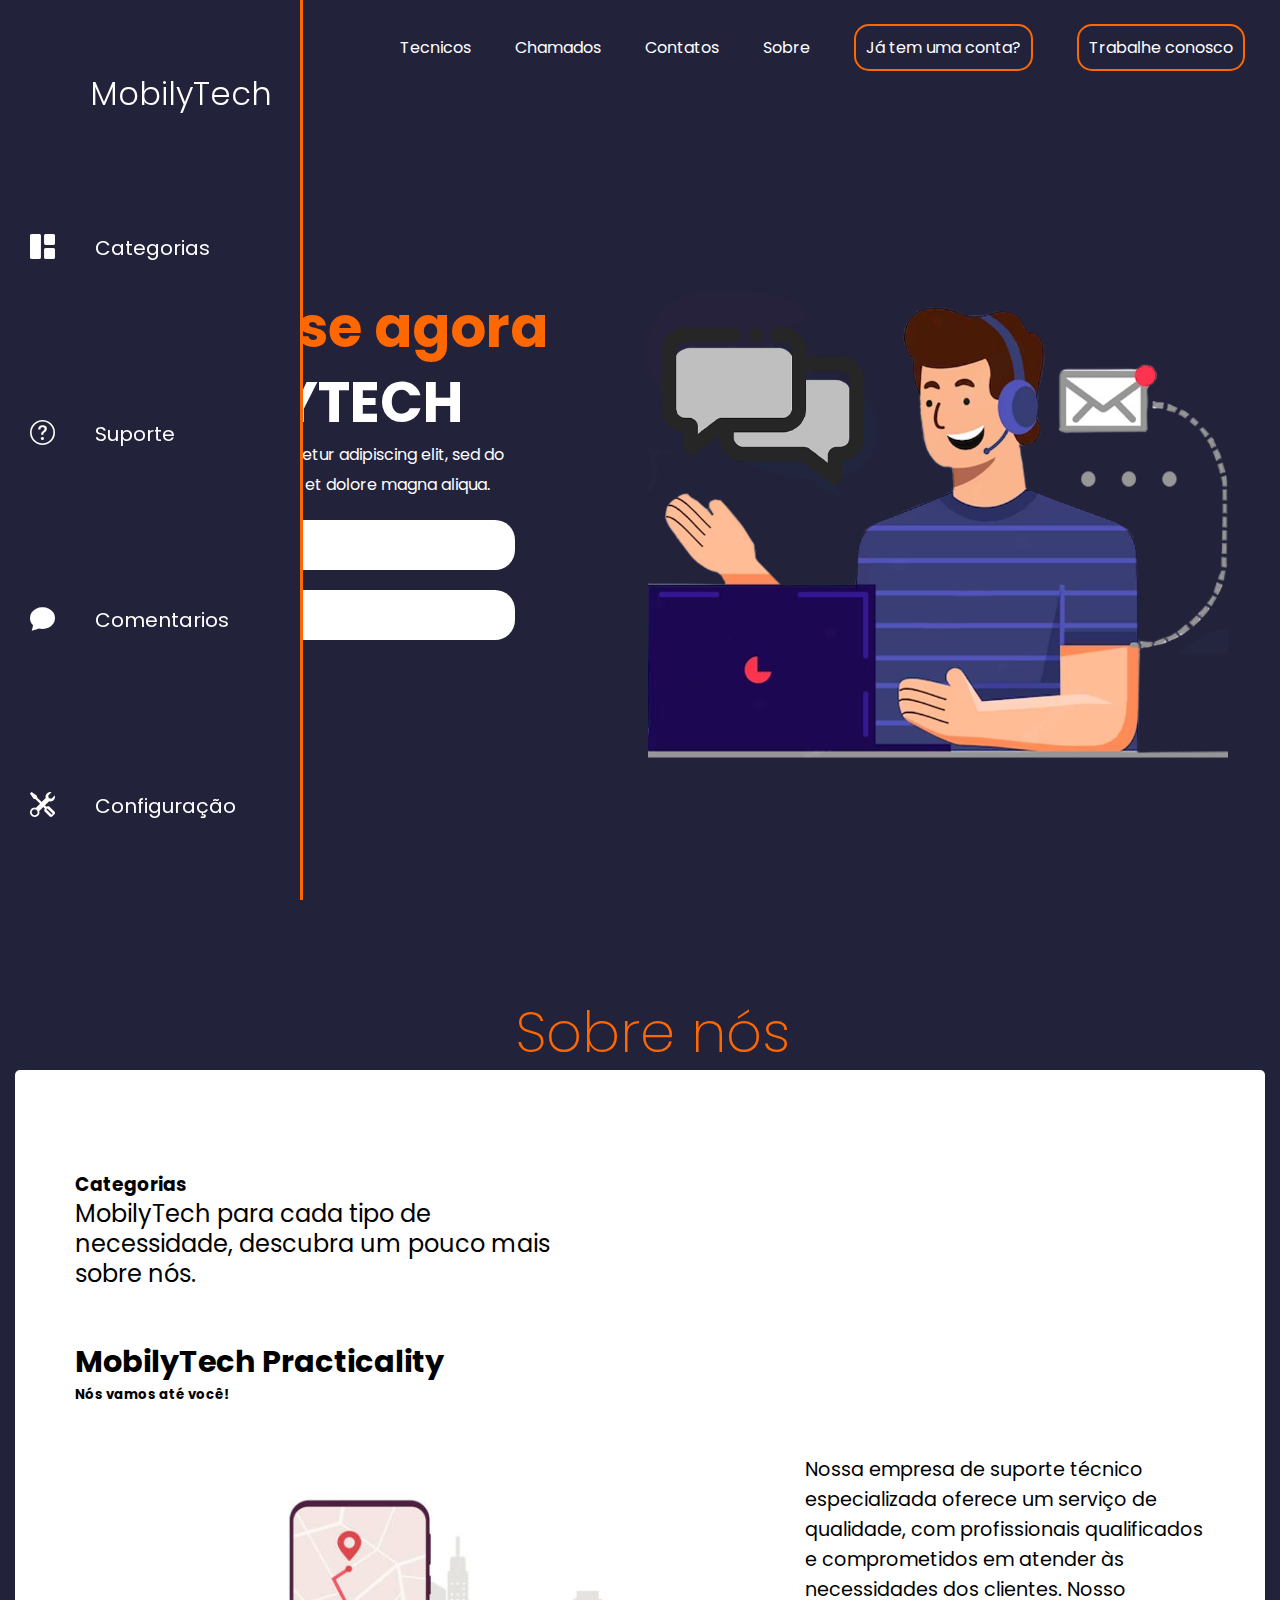
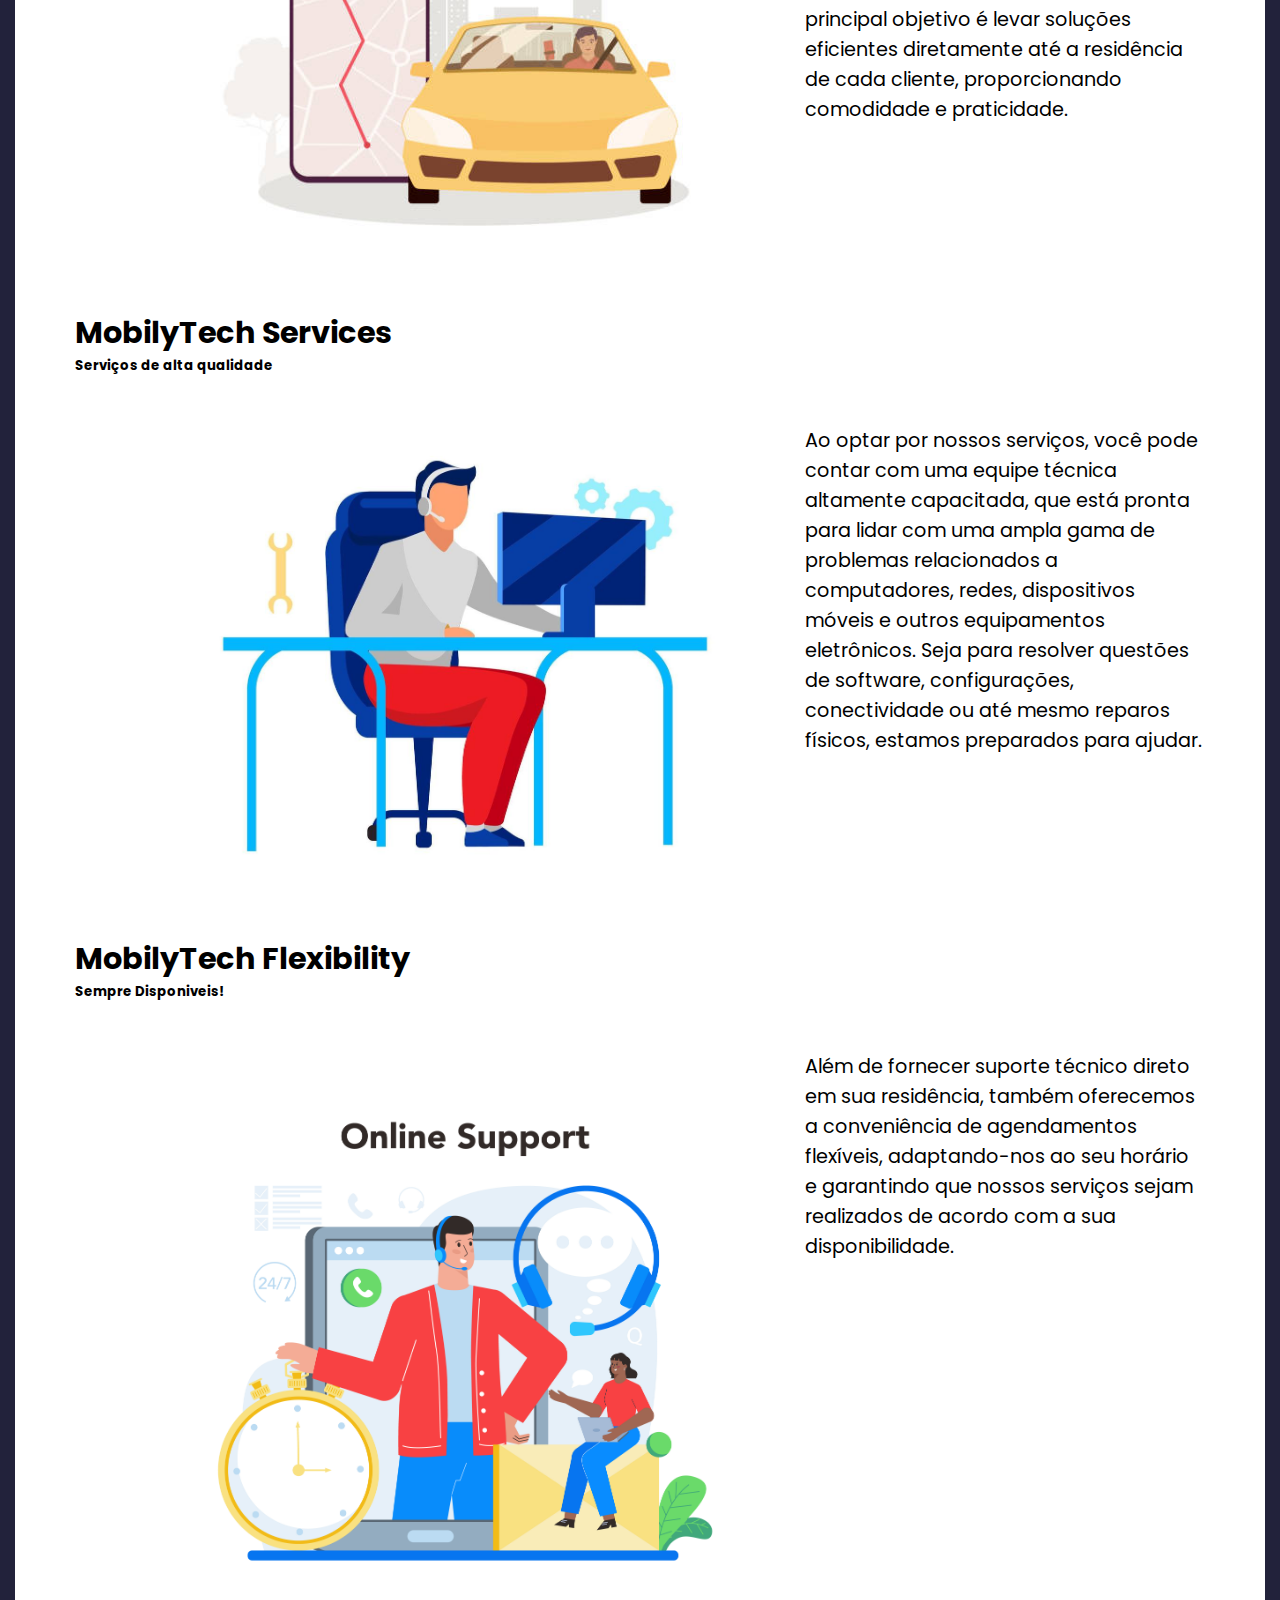
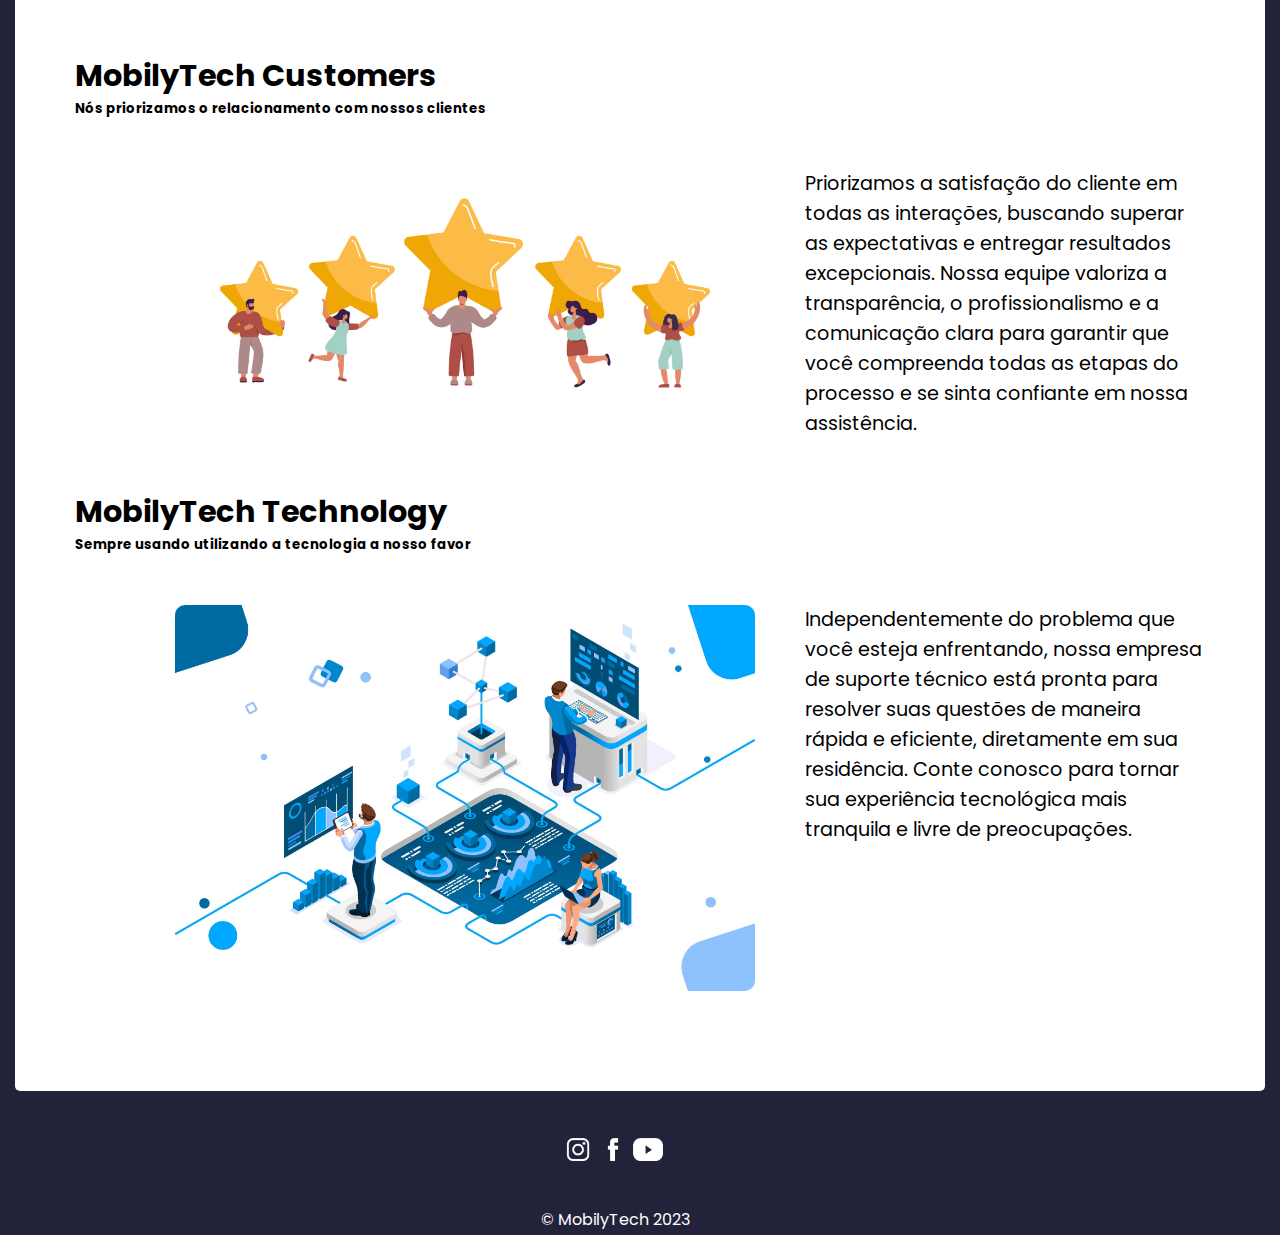
<file: Index.html>
<!DOCTYPE html>
<html lang="en">
<head>
    <meta charset="UTF-8">
    <meta http-equiv="X-UA-Compatible" content="IE=edge">
    <meta name="viewport" content="width=device-width, initial-scale=1.0">
    <link rel="stylesheet" href="https://cdn.jsdelivr.net/npm/bootstrap-icons@1.10.5/font/bootstrap-icons.css"> <!-- Icons -->
    <link rel="stylesheet" href="assets/css/Style.css"> <!-- Link css -->
    <title>MobilyTech</title>
</head>
<body>
    
    <nav class="menu-lateral"> <!-- Inicio menu lateral -->

        <div class="title-lateral">
            <h1>MobilyTech</h1>
        </div>

        <ul>
                <li class="item-menu">
                    <a href="Servicos.html">
                        <span class="icon"><i class="bi bi-grid-1x2-fill"></i></span>
                        <span class="txt-link">Categorias</span>
                    </a>
                </li>
        
    
        
                <li class="item-menu">
                     <a href="#">
                        <span class="icon"><i class="bi bi-question-circle"></i></span>
                        <span class="txt-link">Suporte</span>
                    </a>
                </li>
        
    
        
                <li class="item-menu">
                    <a href="#">
                        <span class="icon"><i class="bi bi-chat-fill"></i></span>
                        <span class="txt-link">Comentarios</span>
                    </a>
                </li>
        
    
        
                 <li class="item-menu">
                    <a href="#">
                        <span class="icon"><i class="bi bi-tools"></i></span>
                        <span class="txt-link">Configuração</span>
                    </a>
                </li>
        
            </ul>
       </nav> <!-- Fim menu lateral --> 

       
       <header> <!-- Inicio cabeçalho -->
        <div id="title">
            <h1>MobilyTech</h1>
        </div>

        <ul>
            <li><a href="#">Tecnicos</a></li>
            <li><a href="#">Chamados</a></li>
            <li><a href="#">Contatos</a></li>
            <li><a href="#h2sobre">Sobre</a></li>
            <li><a href="Conta.html" id="inscreva-se-button">Já tem uma conta?</a></li>
            <li><a href="cadastrar.html" id="inscreva-se-button">Trabalhe conosco</a></li>
        </ul>
   </header> <!-- Fim cabeçalho --> 

   <main> <!-- Inicio do corpo do site -->
        <aside>
            <h2><span>Inscreva-se agora</span></h2>
            <h2>Na MOBILYTECH</h2>
            <p>Lorem ipsum dolor sit amet, consectetur adipiscing elit, sed do eiusmod tempor incididunt ut labore et dolore magna aliqua.</p>
            <form>
                <input type="text" placeholder="Nome">
                <input type="email" placeholder="Email">
                <button class="cadastrar" type="submit"><a href="Cad-Cliente.html">Cadastrar ></a></button>
            </form>
        </aside>

        <article>
            <img src="assets/images/Tecnico/Personagem tela.png" alt="Tecnico">
        </article>
   </main> <!-- Fim do corpo do site -->


    <main class="sobre1"><!-- Inicio informações do site -->
        <h2 class="sobre">Sobre nós</h2>
        <aside>
            <div class="servicos_categorias bg_cinza">
            <div class="mesclar">
                <h3>Categorias</h3>
                <p>MobilyTech para cada tipo de necessidade, descubra um pouco mais sobre nós.</p>
            </div>

            <div class="mesclar">
                <h4>MobilyTech Practicality</h4>
                <h5>Nós vamos até você!</h5>
            </div>

            <img src="assets/images/Imagens-Sobre-Nós/carro.png" alt="Categorias">

            <div class="uber_x">
                <p>Nossa empresa de suporte técnico especializada oferece um serviço de qualidade, com profissionais qualificados e comprometidos em atender às necessidades dos clientes. Nosso principal objetivo é levar soluções eficientes diretamente até a residência de cada cliente, proporcionando comodidade e praticidade.</p>
            </div>
            
            <div class="mesclar">
                <h4>MobilyTech Services</h4>
                <h5>Serviços de alta qualidade</h5>
            </div>

            <img src="assets/images/Imagens-Sobre-Nós/suporte.jpg" alt="Uber Eats">

            <div class="uber_black">
                <p>Ao optar por nossos serviços, você pode contar com uma equipe técnica altamente capacitada, que está pronta para lidar com uma ampla gama de problemas relacionados a computadores, redes, dispositivos móveis e outros equipamentos eletrônicos. Seja para resolver questões de software, configurações, conectividade ou até mesmo reparos físicos, estamos preparados para ajudar.</p>
            </div>
            
            <div class="mesclar">
                <h4>MobilyTech Flexibility</h4>
                <h5>Sempre Disponiveis!</h5>
            </div>

            <img src="assets/images/Imagens-Sobre-Nós/suporte.tecnico.jpg">

            <div class="uber_comfort">
                <p>Além de fornecer suporte técnico direto em sua residência, também oferecemos a conveniência de agendamentos flexíveis, adaptando-nos ao seu horário e garantindo que nossos serviços sejam realizados de acordo com a sua disponibilidade.</p>
            </div>
            
            <div class="mesclar">
                <h4>MobilyTech Customers</h4>
                <h5>Nós priorizamos o relacionamento com nossos clientes</h5>
            </div>
            
            <img src="assets/images/Imagens-Sobre-Nós/clients.jpg">

            <div class="uber_juntos">
                <p>Priorizamos a satisfação do cliente em todas as interações, buscando superar as expectativas e entregar resultados excepcionais. Nossa equipe valoriza a transparência, o profissionalismo e a comunicação clara para garantir que você compreenda todas as etapas do processo e se sinta confiante em nossa assistência.</p>
            </div>
            
            <div class="mesclar">
                <h4>MobilyTech Technology</h4>
                <h5>Sempre usando utilizando a tecnologia a nosso favor</h5>
            </div>

            <img class="tec" src="assets/images/Imagens-Sobre-Nós/tecnologia.jpeg">

            <div class="uber_bag">
                <p>Independentemente do problema que você esteja enfrentando, nossa empresa de suporte técnico está pronta para resolver suas questões de maneira rápida e eficiente, diretamente em sua residência. Conte conosco para tornar sua experiência tecnológica mais tranquila e livre de preocupações.</p>
            </div>
        </div> <!-- Fim informações do site -->


   <footer> <!-- Inicio roda pé -->

    <p class="acompanhe">Acompanhe a MobilyTech nas Redes Sociais:</p>
    <div class="socials">
        <a href="https://instagram.com/nattagym?igshid=NTc4MTIwNjQ2YQ=="><img src="assets/images/Redes-Sociais/instagram.png" alt="instagram"></a>
        <a href=""><img src="assets/images/Redes-Sociais/facebook.png" alt="facebook"></a>
        <a href=""><img src="assets/images/Redes-Sociais/youtube .png" alt="youtube"></a>
    </div>

    <div class="wpp">
        <a href="https://api.whatsapp.com/send?phone=5511950345659&text=Ol%C3%A1,%20gostaria%20de%20obter%20suporte%20da%20MobilyTech!"
            target="_blanck"><img class="wpp" src="assets/images/Redes-Sociais/whatsapp.png"></a>

    </div>

    <p class="mobicons">©  MobilyTech 2023</p>

</footer> <!-- Fim roda pé -->


</body>
</html>
</file>
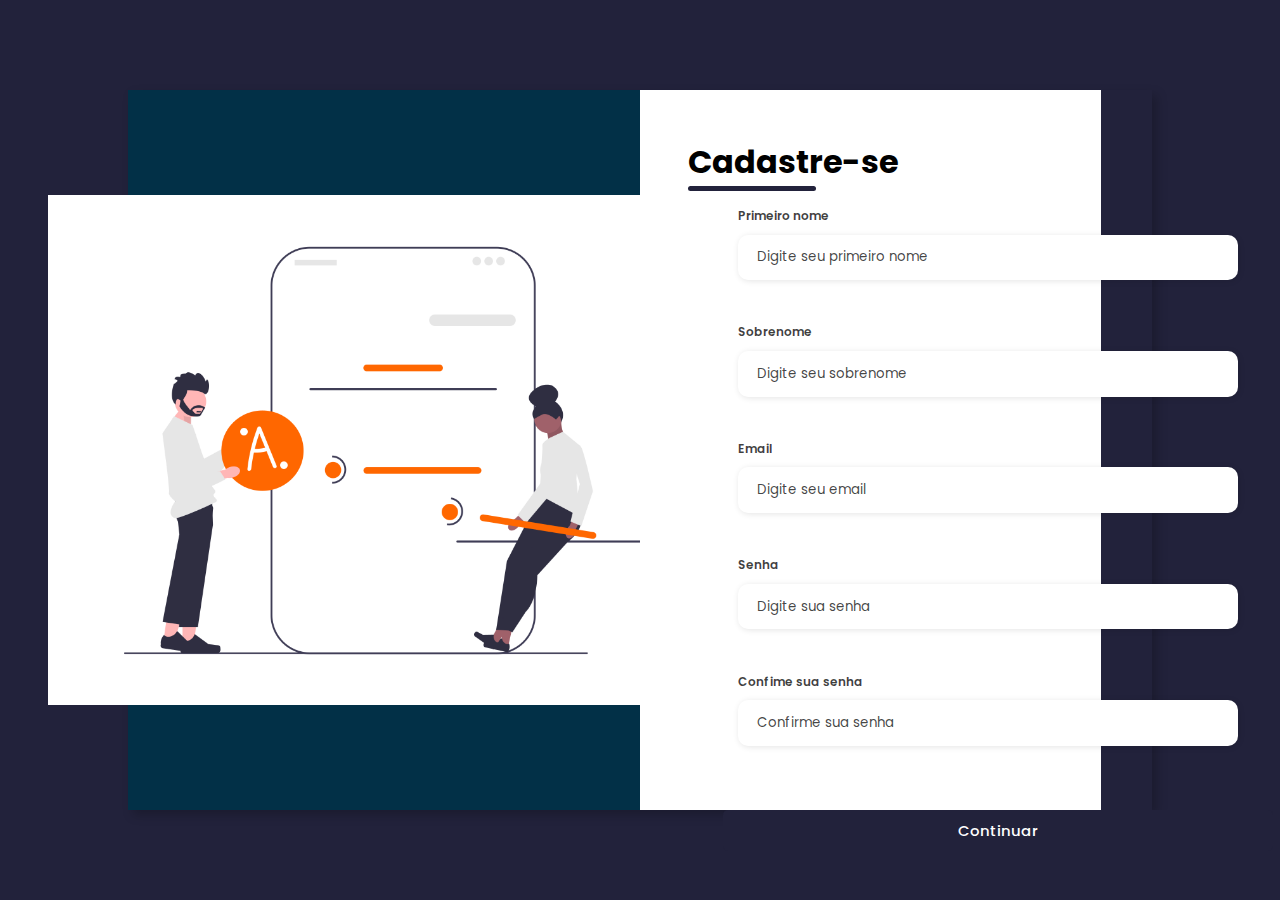
<file: Cad-Cliente.html>
<!DOCTYPE html>
<html lang="en">

<head>
    <meta charset="UTF-8">
    <meta http-equiv="X-UA-Compatible" content="IE=edge">
    <meta name="viewport" content="width=device-width, initial-scale=1.0">
    <link rel="stylesheet" href="https://cdn.jsdelivr.net/npm/bootstrap-icons@1.10.5/font/bootstrap-icons.css">
    <!-- Icons -->
    <link rel="stylesheet" href="assets/css/Cad-Cliente.css"> <!-- Link css -->
    <title>MobilyTech</title>
</head>

<body>

    <div class="container"> <!-- Inicio cadastro -->

        <div class="form-image">
            <img src="assets/images/Cad-Cliente/undraw_Content_team_re_6rlg.png" alt="imagem">
        </div>

        <div class="form">
            <form action="#">
                <div class="form-header">
                    <div class="title">
                        <h1>Cadastre-se</h1>
                    </div>
                    <div class="input-group">
                        <div class="input-box">
                            <label for="firstname">Primeiro nome</label>
                            <input type="text" name="firstname" id="firstname" placeholder="Digite seu primeiro nome">
                        </div>

                        <div class="input-group">
                            <div class="input-box">
                                <label for="lestname">Sobrenome</label>
                                <input type="text" name="lestname" id="lestname" placeholder="Digite seu sobrenome">
                            </div>

                            <div class="input-group">
                                <div class="input-box">
                                    <label for="email">Email</label>
                                    <input type="email" name="email" id="email" placeholder="Digite seu email">
                                </div>

                                <div class="input-group">
                                    <div class="input-box">
                                        <label for="password">Senha</label>
                                        <input type="password" name="password" id="password"
                                            placeholder="Digite sua senha">
                                    </div>

                                    <div class="input-group">
                                        <div class="input-box">
                                            <label for="confirm-password">Confime sua
                                                senha</label>
                                            <input type="password" name="confirm-password" id="confirm-password"
                                                placeholder="Confirme sua senha">
                                        </div>
                                    </div>
                                </div>
                                <div class="continue-button">
                                    <button type="submit"><a href="#">Continuar</a></button>
                                </div>
            </form>
        </div>
    </div>
    <form> <!-- Fim cadastro -->

</body>

</html>
</file>
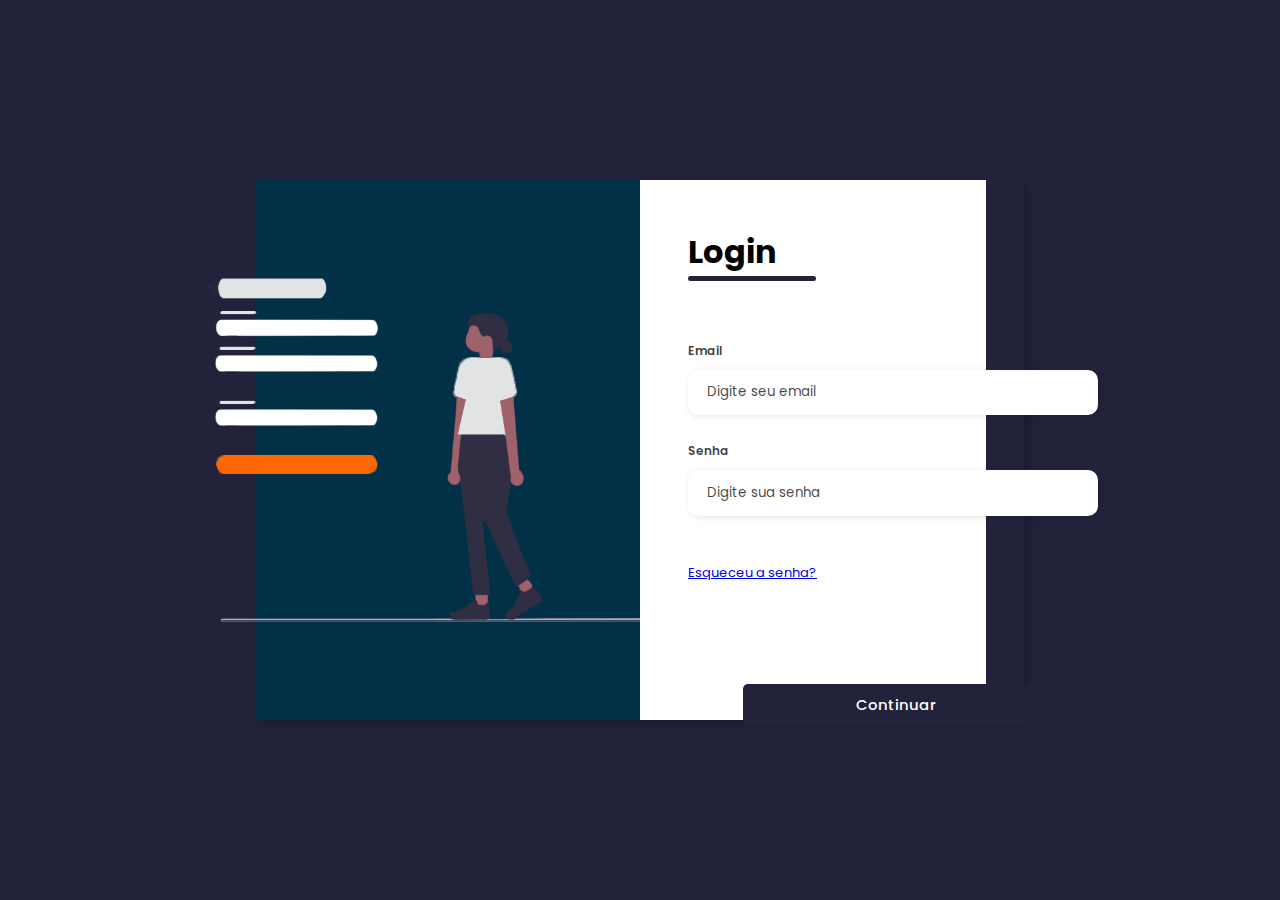
<file: Conta.html>
<!DOCTYPE html>
<html lang="en">
<head>
    <meta charset="UTF-8">
    <meta http-equiv="X-UA-Compatible" content="IE=edge">
    <meta name="viewport" content="width=device-width, initial-scale=1.0">
    <link rel="stylesheet" href="assets/css/Conta.css"> <!-- Link css -->
    <title>MobilyTech</title>
</head>
<body>
    
    <div class="container">
        <div class="form-image">
            <img src="assets/images/Login/Cortada.png" alt="login">
        </div>

        <div class="form">
        <form action="#">
            <div class="form-header">

               <div class="title">
                <h1>Login</h1>
               </div> 

               <div class="input-group">
                <div class="input-box">
                    <label for="email">Email</label>
                    <input type="email" nome="email" id="email" placeholder="Digite seu email">
                </div>

                <div class="input-box">
                    <label for="senha">Senha</label>
                    <input type="password" nome="senha" id="senha" placeholder="Digite sua senha">
                </div>
               </div>
            </div>

            <div class="link">
                <a href="#">Esqueceu a senha?</a>
            </div>

            <div class="continue-button">
                <button type="submit"><a href="Index.html">Continuar</a></button>
            </div>

        </form>
        </div>
    </div>

</body>
</html>
</file>
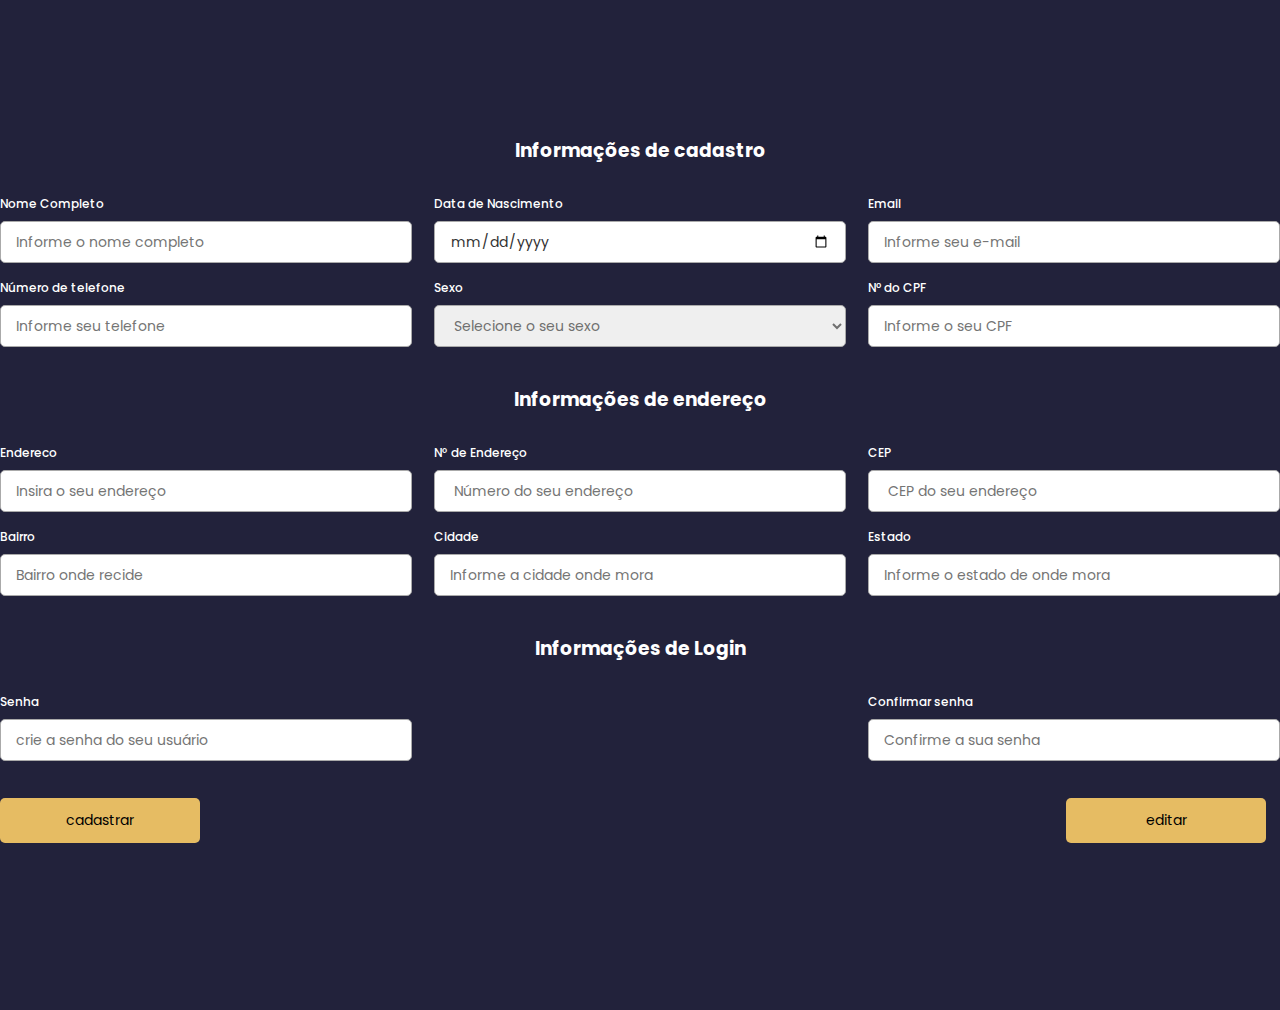
<file: formas.html>
<meta charset="UTF-8">
        <meta http-equiv="X-UA-Compatible" content="IE=edge">
        <meta name="viewport" content="width=device-width, initial-scale=1.0">
        <link rel="stylesheet"  href="https://unicons.iconscout.com/release/v4.0.8/css/line.css">
        <link rel="stylesheet" href="https://cdnjs.cloudflare.com/ajax/libs/font-awesome/6.4.0/css/all.min.css">
        <link rel="stylesheet" href="assets/css/cadastro1.css">
        <link rel="stylesheet" href="assets/css/cadastro2.css">
        
        
        
    </head>
    <body>
            <div class="container">
                <form action="cadastrar_action.php" method="post">
                    <div class="form first">
                        <div class="details personal">
                            <span class="title"><h3>Informações de cadastro</h3></span>
        
                            <div class="fields">
                                <div class="input-field">
                                    <label>Nome Completo</label>
                                    <input type="text" placeholder="Informe o nome completo" name="nome" >
                                </div>
        
                                <div class="input-field">
                                    <label>Data de Nascimento</label>
                                    <input type="date" placeholder="Insira a data de nascimento" name="data_de_nascimento">
                                </div>
        
                                <div class="input-field">
                                    <label>Email</label>
                                    <input type="email" placeholder="Informe seu e-mail" name="email" required>
                                </div>
        
                                <div class="input-field">
                                    <label>Número de telefone</label>
                                    <input type="tel" placeholder="Informe seu telefone" name="telefone">
                                </div>
        
                                <div class="input-field">
                                    <label>Sexo</label>
                                    <select name="sexo">
                                        <option>Selecione o seu sexo</option>
                                        <option>Masculino</option>
                                        <option>Feminino</option>
                                    </select>
                                </div>
        
                                <div class="input-field">
                                    <label>Nº do CPF</label>
                                    <input type="text" placeholder="Informe o seu CPF" name="cpf">
                                </div>
                            </div>
                        </div>
                        <div class="details ID">

                            <span class="title"><h3>Informações de endereço</h3></span>
                            
        
                            <div class="fields">
                                <div class="input-field">
                                    <label> Endereco</label>
                                    <input type="text" placeholder="Insira o seu endereço"  name="endereco">
                                </div>
        
                                <div class="input-field">
                                    <label>N° de Endereço</label>
                                    <input type="text" placeholder=" Número do seu endereço" name="n_endereco">
                                </div>
        
                                <div class="input-field">
                                    <label>CEP</label>
                                    <input type="text" placeholder=" CEP do seu endereço"  name="cep">
                                </div>
        
                                <div class="input-field">
                                    <label>Bairro</label>
                                    <input type="text" placeholder="Bairro onde recide" name="bairro">
                                </div>
        
                                <div class="input-field">
                                    <label>Cidade</label>
                                    <input type="text" placeholder="Informe a cidade onde mora" name = "cidade">
                                </div>
        
                                <div class="input-field">
                                    <label>Estado</label>
                                    <input type="text" placeholder="Informe o estado de onde mora" name="estado">
                                </div>

                               

                                

                               
                             
                                
                                
                            </div>
                        </div>

                        <div class="details ID">

                            <span class="title"><h3>Informações de Login</h3></span>
                            
        
                            <div class="fields">
                                <div class="input-field">
                                    <label> Senha</label>
                                    <input type="text" placeholder="crie a senha do seu usuário"  name="senha">
                                </div>

                                <div class="input-field">
                                    <label> Confirmar senha</label>
                                    <input type="text" placeholder="Confirme a sua senha"  name="c_senha">
                                </div>

                            </div>
                        </div>
                                <div class="fields">




                                    <input class="editar_dados" type="submit" value="cadastrar" name="cadastro">

                                    

                                    <input class="editar_dados" type="submit" value="editar" name="editar">
                                </div>
                            </div>
                        </div>
                    </form>
                
                    
	
                    
                </body>
                </html>
</file>
<file: assets/css/Style.css>
@import url('https://fonts.googleapis.com/css2?family=Poppins:wght@200;400;500&display=swap'); /* Font */

*{
    padding: 0;
    margin: 0;
    box-sizing: border-box;
    font-family: 'Poppins', sans-serif;
}

/* Inicio menu lateral */
body{
    height: 100vh;
}

nav.menu-lateral{
    width: 80px;
    height: 100%;
    background-color: #22223b;
    padding: 20px 0 20px 0%;
    box-shadow: 3px 0 0 #ff6700;
    position: fixed;
    top: 0;
    left: 0;
    overflow: hidden;
    transition: .2s;
}

nav.menu-lateral:hover{
    width: 300px;
}

ul{
    height: 100%;
    list-style-type: none;
}

ul li.item-menu{
    width: 250px;
    height: 76px;
    border-radius: 10px;
    transition: .2s;
}

ul li.item-menu:hover{
    background-color: #ff7900;
}

ul li.item-menu a{  
    text-decoration: none;
    font-size: 20px;
    padding: 20px 4%;
    display: flex;
    margin-bottom: 20px;
    line-height: 40px;
}

ul li.item-menu a .txt-link{
    color: white; /* cor da letra */
    margin-left: 40px;
}

ul li.item-menu a .icon i{
    color: white;
   font-size: 25px; 
}

.item-menu{
    margin-top: 90px;
}

.title-lateral{
    margin-top: 50px;
    margin-left: 90px;
}
/* Fim menu lateral */


/* Inicio do corpo do site */
body{
    background-color: #22223b;
    color: #fff;
    max-width: 1300px;
    margin: 0 auto;
    padding: 15px;
}

header{
    display: flex;
    flex-direction: row;
    justify-content: space-between;
    align-items: center;
}

#title{
    flex-direction: column;
    line-height: 10px;
}

li{
    display: inline-block;
    margin: 20px;
}

h1{
    font-weight: 300;
}

main{
    display: flex;
    flex-direction: row;
    margin-top: 210px;
}

h2{
    font-size: 56px;
    line-height: 75px;
    
}

span{
    color: #ff6700;
}

p{
    line-height: 30px;
    max-width: 500px;

}

img{
    width: 580px;
    margin-left: 100px;
}

a{
    color: #fff;
    text-decoration: none;
}

a:hover{
    color: #ff6700;
    transition: 0.3s all;
}

#inscreva-se-button{
    border: 2px solid #ff6700;
    padding: 10px;
    border-radius: 15px;
}

#inscreva-se-button:hover{
    background-color: #ff6700;
    color: #fff;
}

form{
    display: flex;
    flex-direction: column;
    width: 70%;
}

.cadastrar{
    height: 50px;
    width: 40%;
    background-color: #ff6700;
    color: #fff;
    font-weight: bold;
    border-radius: 20px;
    margin-top: 20px;
    border: none;
}

.cadastrar a{
    color: #FFF;
}

input{
    width: 500px;
    margin-top: 20px;
    height: 50px;
    padding: 15px;
    border-radius: 20px;
    border: none;
    font-size: 15px;
}
/* Fim do corpo do site */


/* Inicio sobre o site */
.sobre{
    width: 500px;
    margin-left: 500px;
    margin-top: 20px;
    color: #ff6700;
    font-weight: 200;
}

.servicos_categorias {
    padding: 100px 60px;
    display: grid;
    grid-template-columns: 1fr 1fr;
    grid-gap: 50px;
    color: black;
    border-radius: 5px;
}

.servicos_categorias div:first-child p {
    font-size: 1.5em;
}

.servicos_categorias div p {
    font-size: 1.2em;
}

.servicos_categorias div h4 {
    font-size: 1.9em;
}

.servicos_inferior {
    grid-template-columns: 1fr 1fr;
    background: #6495ED33;
    padding: 100px 60px 70px 60px;
   
}

.servicos_categorias h3 span, .servicos_categorias a span {
    color: #04c263;
}

a.botao_uber {
    background: rgba(0,0,0,.1);
}

a.botao_uber_eats {
    background: #6BE1A7;
}

a.botao_uber_99 {
    background: #FFF013;
}

.categorias_mobile ul {
    display: grid;
    grid-template-columns: 1fr;
    grid-template-rows: 1fr;
    grid-gap: 20px;
    align-content: center;
}

.categorias_mobile ul a {
    display: block;
    font-size: 1.3em;
    max-width: 300px;
    margin: 0 auto;
}

div.botoes_uber_eats {
    display: grid;
    grid-template-columns: 1fr 1fr;
    align-content: center;
}

div.botoes_uber_eats a {
    display: block;
    font-size: 1.3em;
    max-width: 300px;
    margin: 0 auto;
}
.sobre1 {
    grid-area: content;
    padding-bottom: 30px;
    display: flex;
    flex-direction: column;  
}

.mesclar {
    grid-column: 1 / -1;
}

.alinha_x_end {
    grid-column: 2;
}

.bloco {
    display: block;
}

.bg_verde {
    background: #fff;
}


.bg_azul {
    background: #fff;
}


.bg_cinza {
    background: #fff;
}


.bg_branco {
    background: rgba(255, 0, 0, 0.3);
}

.h2sobre {

    margin-left: -100px;
    margin-bottom: -130px;
}

.tec {
    border-radius: 10px;
}

.inscreva{

    margin-bottom: 350px;
}
/* Fim sobre o site */


/* Inicio roda pé */
footer{
    margin-top: 15px;
    display: flex;
    flex-direction: column;
    height: 90px;
    width: 100%;
    justify-content: center;
    align-items: center;
    margin-top: 10px;
}

footer img{
    width: 30px;
    display: inline-block;
    margin-left: 5px;
}

footer p{
    display: block;
}

.socials{
    display: flex;
    margin-left: -60px;
}

@media screen and (min-width: 1600px){
    footer p{
        font-size: 1.3em;
    }

    footer img{
        width: 50px;
    }

}


@media (max-width: 700px){

    footer{
        margin-top: 0;
    }

    footer p{
    margin-top: 0;
    font-size: 0.8em;
    }

}

.contat{

    margin-bottom: 100px;
    margin-left: -100px;
    margin-top: -70px;
}

.acompanhe {

    margin-bottom: 50px;
    margin-left: -20px;
}

.mobicons{

    display: flex;
    margin-left: -50px;

}

.wpp {
    margin-left: 900px; 
}
/* Fim roda pé */
</file>
<file: assets/css/Cad-Cliente.css>
@import url('https://fonts.googleapis.com/css2?family=Poppins:wght@200;400;500&display=swap');

/* Inicio cadastro */
*{
    margin: 0;
    padding: 0;
    box-sizing: border-box;
    font-family: 'Poppins', sans-serif;
}

html{
    scroll-behavior: smooth;
}

body{
    width: 100%;
    height: 100vh;
    display: flex;
    justify-content: center;
    align-items: center;
    background-color: #22223b;
}

.container{
    width: 80%;
    height: 80vh;
    display: flex;
    box-shadow: 5px 5px 10px rgba(0, 0, 0, .212);
}

.form-image{
    width: 50%;
    display: flex;
    justify-content: center;
    align-items: center;
    background-color: #023047;
    padding: 1rem;
}

.form-image img{ 
    width: 42rem;
  /* tamanho da imagem */
}

.form{
    width: 45%;
    display: flex;
    background-color: #FFF;
    padding: 3rem;
}


.form-header h1::after{
    content: "";
    display: block;
    width: 8rem;
    height: 0.3rem;
    background-color: #22223b;
    margin: 0 auto;
    position: absolute;
    border-radius: 10px;
}

.input-group{
    margin-top: 5px;
    padding: 1rem 0;
}

.input-box{
    margin-left: 50px;
    display: flex;
    flex-direction: column;
    margin-bottom: 1.1rem;
}

.input-box input{
    width: 500px;
    margin: 0.6rem 0;
    padding: 0.8rem 1.2rem;
    border: none;
    border-radius: 10px;
    box-shadow: 1px 1px 6px #0000001c;
}

.input-box input:hover{
    background-color: #eeeeee75;
}

.input-box input:focus-visible{
    outline: 1px solid #22223b;
}

.input-box label{
    font-size: 0.75rem;
    font-weight: 600;
    color: #000000c0;
}

.input-box input::placeholder{
    color: #000000be;
}

.continue-button button{
    width: 100%;
    margin-top: 0.3rem;
    margin-left: 35px;
    border: none;
    background-color: #22223b;
    padding: 0.62rem;
    border-radius: 5px;
    cursor: pointer;
}

.continue-button button a{
    text-decoration: none;
    font-size: 0.93rem;
    font-weight: 500;
    color: #FFF;
}
/* Fim cadastro */
</file>
<file: assets/css/Conta.css>
@import url('https://fonts.googleapis.com/css2?family=Poppins:wght@200;400;500&display=swap'); /* Font */

*{
    padding: 0;
    margin: 0;
    box-sizing: border-box;
    font-family: 'Poppins', sans-serif;
}

body{
    width: 100%;
    height: 100vh;
    display: flex;
    justify-content: center;
    align-items: center;
    background-color: #22223b;
}

.container{
    width: 60%;
    height: 60vh;
    display: flex;
    box-shadow: 5px 5px 10px rgba(0, 0, 0, .212);
}

.form-image{
    width: 50%;
    display: flex;
    justify-content: center;
    align-items: center;
    background-color: #023047;
    padding: 1rem;
}

.form-image img{ 
    width: 30rem;
  /* tamanho da imagem */
}


.form{
    width: 45%;
    display: flex;
    background-color: #FFF;
    padding: 3rem;
}

.form-header h1::after{
    content: "";
    display: block;
    width: 8rem;
    height: 0.3rem;
    background-color: #22223b;
    margin: 0 auto;
    position: absolute;
    border-radius: 10px
}

.input-group{
    margin-top: 50px;
    padding: 1rem 0;
}

.input-box{
    margin-right: 100px;
    display: flex;
    flex-direction: column;
    margin-bottom: 1.1rem;
}

.input-box input{
    width: 410px;
    margin: 0.6rem 0;
    padding: 0.8rem 1.2rem;
    border: none;
    border-radius: 10px;
    box-shadow: 1px 1px 6px #0000001c;
}

.input-box input:hover{
    background-color: #eeeeee75;
}

.input-box input:focus-visible{
    outline: 1px solid #22223b;
}

.input-box label{
    font-size: 0.75rem;
    font-weight: 600;
    color: #000000c0;
}

.input-box input::placeholder{
    color: #000000be;
}

.continue-button button{
    width: 60%;
    margin-top: 100px;
    margin-left: 55px;
    border: none;
    background-color: #22223b;
    padding: 0.62rem;
    border-radius: 5px;
    cursor: pointer;
}

.continue-button button a{
    text-decoration: none;
    font-size: 0.93rem;
    font-weight: 500;
    color: #FFF;
}

.link a{
    font-size: 13px;
}
</file>
<file: assets/css/cadastro1.css>
@import url('https://fonts.googleapis.com/css2?family=Poppins:wght@200;300;400;500;600&display=swap');


.container header::before{
    content: "";
   
    left: 0;
    bottom: -2px;
    height: 3px;
    width: 27px;
    border-radius: 8px;
    background-color: #4070f4;
}
.container form{
 
    display: flex;
    justify-content: center;
    margin-top: 110px;
}
.container form .form{
    position: absolute;
    background-color: transparent;
    transition: 0.3s ease;
}
.container form .form.second{
    opacity: 0;
    pointer-events: none;
    transform: translateX(100%);
}
form.secActive .form.second{
    opacity: 1;
    pointer-events: auto;
    transform: translateX(0);
}
form.secActive .form.first{
    opacity: 0;
    pointer-events: none;
    transform: translateX(-100%);
}
.container form .title{
    display: flex;
    margin-bottom: 8px;
    justify-content: center;
    font-size: 16px;
    font-weight: 500;
    margin: 6px 0;
    color: #fff;
  
    padding: 20px;
}
.container form .fields{
    display: flex;
    align-items: center;
    justify-content: space-between;
    flex-wrap: wrap;
}
form .fields .input-field{
    display: flex;
    width: calc(100% / 3 - 15px);
    flex-direction: column;
    margin: 4px 0;
}
.input-field label{
    font-size: 12px;
    font-weight: 500;
    color: #fff;
}
.input-field input, select{
    outline: none;
    font-size: 14px;
    font-weight: 400;
    color: #333;
    border-radius: 5px;
    border: 1px solid #aaa;
    padding: 0 15px;
    height: 42px;
    margin: 8px 0;
}
.input-field input :focus,
.input-field select:focus{
    box-shadow: 0 3px 6px rgba(0,0,0,0.13);
}
.input-field select,
.input-field input[type="date"]{
    color: #707070;
}
.input-field input[type="date"]:valid{
    color: #333;
}
.container form button, .editar_dados{
    display: flex;
    align-items: center;
    justify-content: center;
    height: 45px;
    max-width: 200px;
    width: 100%;
    border: none;
    outline: none;
    color: #000000;
    border-radius: 5px;
    margin: 25px 0;
    background-color: #e6bc63;
    transition: all 0.3s linear;
    cursor: pointer;
}
.container form .editar_dados{
    font-size: 14px;
    font-weight: 400;
}
form button:hover{
    background-color: #f2e48b;
}
form button i,
form .backBtn i{
    margin: 0 6px;
}
form .editar_dados i{
    transform: rotate(180deg);
}
form .buttons{
    display: flex;
    align-items: center;
}
form .buttons button , .editar_dados{
    margin-right: 14px;
}

@media (max-width: 750px) {
    .container form{
        overflow-y: scroll;
    }
    .container form::-webkit-scrollbar{
       display: none;
    }
    form .fields .input-field{
        width: calc(100% / 2 - 15px);
    }

}

@media (max-width: 550px) {
    form .fields .input-field{
        width: 100%;
    }
    

}

.container span .title{

    display: flex;
}
</file>
<file: assets/css/cadastro2.css>
@import url('https://fonts.googleapis.com/css2?family=Poppins:wght@200;300;400;500;600&display=swap');
*{
    margin: 0;
    padding: 0;
    box-sizing: border-box;
    font-family: 'Poppins', sans-serif;
}



body{
    min-height: 100vh;
    background-color: var(--primary-color);
    background-color: #22223b; /* Cor de fundo do site */
}
body.dark{
    --primary-color: #3A3B3C;
    --panel-color: #242526;
    --text-color: #CCC;
    --black-light-color: #CCC;
    --border-color: #4D4C4C;
    --toggle-color: #FFF;
    --box1-color: #3A3B3C;
    --box2-color: #3A3B3C;
    --box3-color: #3A3B3C;
    --title-icon-color: #CCC;
}
/* === Custom Scroll Bar CSS === */
::-webkit-scrollbar {
    width: 8px;
}
::-webkit-scrollbar-track {
    background: #f1f1f1;
}
::-webkit-scrollbar-thumb {
    background: var(--primary-color);
    border-radius: 12px;
    transition: all 0.3s ease;
}



body.dark::-webkit-scrollbar-thumb:hover,
body.dark .activity-data::-webkit-scrollbar-thumb:hover{
    background: #3A3B3C;
}

nav{
    position: fixed;
    top: 0;
    left: 0;
    height: 100%;
    width: 250px;
    padding: 10px 14px;
    background-color: var(--panel-color);
    border-right: 1px solid var(--border-color);
    transition: var(--tran-05);
}
nav.close{
    width: 73px;
}
nav .logo-name{
    display: flex;
    align-items: center;
}
nav .logo-image{
    display: flex;
    justify-content: center;
    min-width: 45px;
}
nav .logo-image img{
    width: 40px;
    object-fit: cover;
    border-radius: 50%;
}

nav .logo-name .logo_name{
    font-size: 22px;
    font-weight: 600;
    color: var(--text-color);
    margin-left: 14px;
    transition: var(--tran-05);
}
nav.close .logo_name{
    opacity: 0;
    pointer-events: none;
}
nav .menu-items{
    margin-top: 40px;
    height: calc(100% - 90px);
    display: flex;
    flex-direction: column;
    justify-content: space-between;
}
.menu-items li{
    list-style: none;
}
.menu-items li a{
    display: flex;
    align-items: center;
    height: 50px;
    text-decoration: none;
    position: relative;
}
.nav-links li a:hover:before{
    content: "";
    position: absolute;
    left: -7px;
    height: 5px;
    width: 5px;
    border-radius: 50%;
    background-color: var(--primary-color);
}
body.dark li a:hover:before{
    background-color: var(--text-color);
}
.menu-items li a i{
    font-size: 24px;
    min-width: 45px;
    height: 100%;
    display: flex;
    align-items: center;
    justify-content: center;
    color: var(--black-light-color);
}
.menu-items li a .link-name{
    font-size: 18px;
    font-weight: 400;
    color: var(--black-light-color);    
    transition: var(--tran-05);
}
nav.close li a .link-name{
    opacity: 0;
    pointer-events: none;
}
.nav-links li a:hover i,
.nav-links li a:hover .link-name{
    color: var(--primary-color);
}
body.dark .nav-links li a:hover i,
body.dark .nav-links li a:hover .link-name{
    color: var(--text-color);
}
.menu-items .logout-mode{
    padding-top: 10px;
    border-top: 1px solid var(--border-color);
}
.menu-items .mode{
    display: flex;
    align-items: center;
    white-space: nowrap;
}
.menu-items .mode-toggle{
    position: absolute;
    right: 14px;
    height: 50px;
    min-width: 45px;
    display: flex;
    align-items: center;
    justify-content: center;
    cursor: pointer;
}
.mode-toggle .switch{
    position: relative;
    display: inline-block;
    height: 22px;
    width: 40px;
    border-radius: 25px;
    background-color: var(--toggle-color);
}
.switch:before{
    content: "";
    position: absolute;
    left: 5px;
    top: 50%;
    transform: translateY(-50%);
    height: 15px;
    width: 15px;
    background-color: var(--panel-color);
    border-radius: 50%;
    transition: var(--tran-03);
}
body.dark .switch:before{
    left: 20px;
}

.dashboard{
    position: relative;
    left: 250px;
    background-color: var(--panel-color);
    min-height: 100vh;
    width: calc(100% - 250px);
    padding: 10px 14px;
    transition: var(--tran-05);
}
nav.close ~ .dashboard{
    left: 73px;
    width: calc(100% - 73px);
}
.dashboard .top{
    position: fixed;
    top: 0;
    left: 250px;
    display: flex;
    width: calc(100% - 250px);
    justify-content: space-between;
    align-items: center;
    padding: 10px 14px;
    background-color: var(--panel-color);
    transition: var(--tran-05);
    z-index: 10;
}
nav.close ~ .dashboard .top{
    left: 73px;
    width: calc(100% - 73px);
}
.dashboard .top .sidebar-toggle{
    font-size: 26px;
    color: var(--text-color);
    cursor: pointer;
}
.dashboard .top .search-box{
    position: relative;
    height: 45px;
    max-width: 600px;
    width: 100%;
    margin: 0 30px;
}
.top .search-box input{
    position: absolute;
    border: 1px solid var(--border-color);
    background-color: var(--panel-color);
    padding: 0 25px 0 50px;
    border-radius: 5px;
    height: 100%;
    width: 100%;
    color: var(--text-color);
    font-size: 15px;
    font-weight: 400;
    outline: none;
}
.top .search-box i{
    position: absolute;
    left: 15px;
    font-size: 22px;
    z-index: 10;
    top: 50%;
    transform: translateY(-50%);
    color: var(--black-light-color);
}
.top img{
    width: 40px;
    border-radius: 50%;
}
.dashboard .dash-content{
    padding-top: 50px;
}
.dash-content .title{
    display: flex;
    align-items: center;
    margin: 60px 0 30px 0;
}


.dash-content .boxes{
    display: flex;
    align-items: center;
    justify-content: space-between;
    flex-wrap: wrap;
}
.dash-content .boxes .box{
    display: flex;
    flex-direction: column;
    align-items: center;
    border-radius: 12px;
    width: calc(100% / 3 - 15px);
    padding: 15px 20px;
    background-color: var(--box1-color);
    transition: var(--tran-05);
}
</file>
